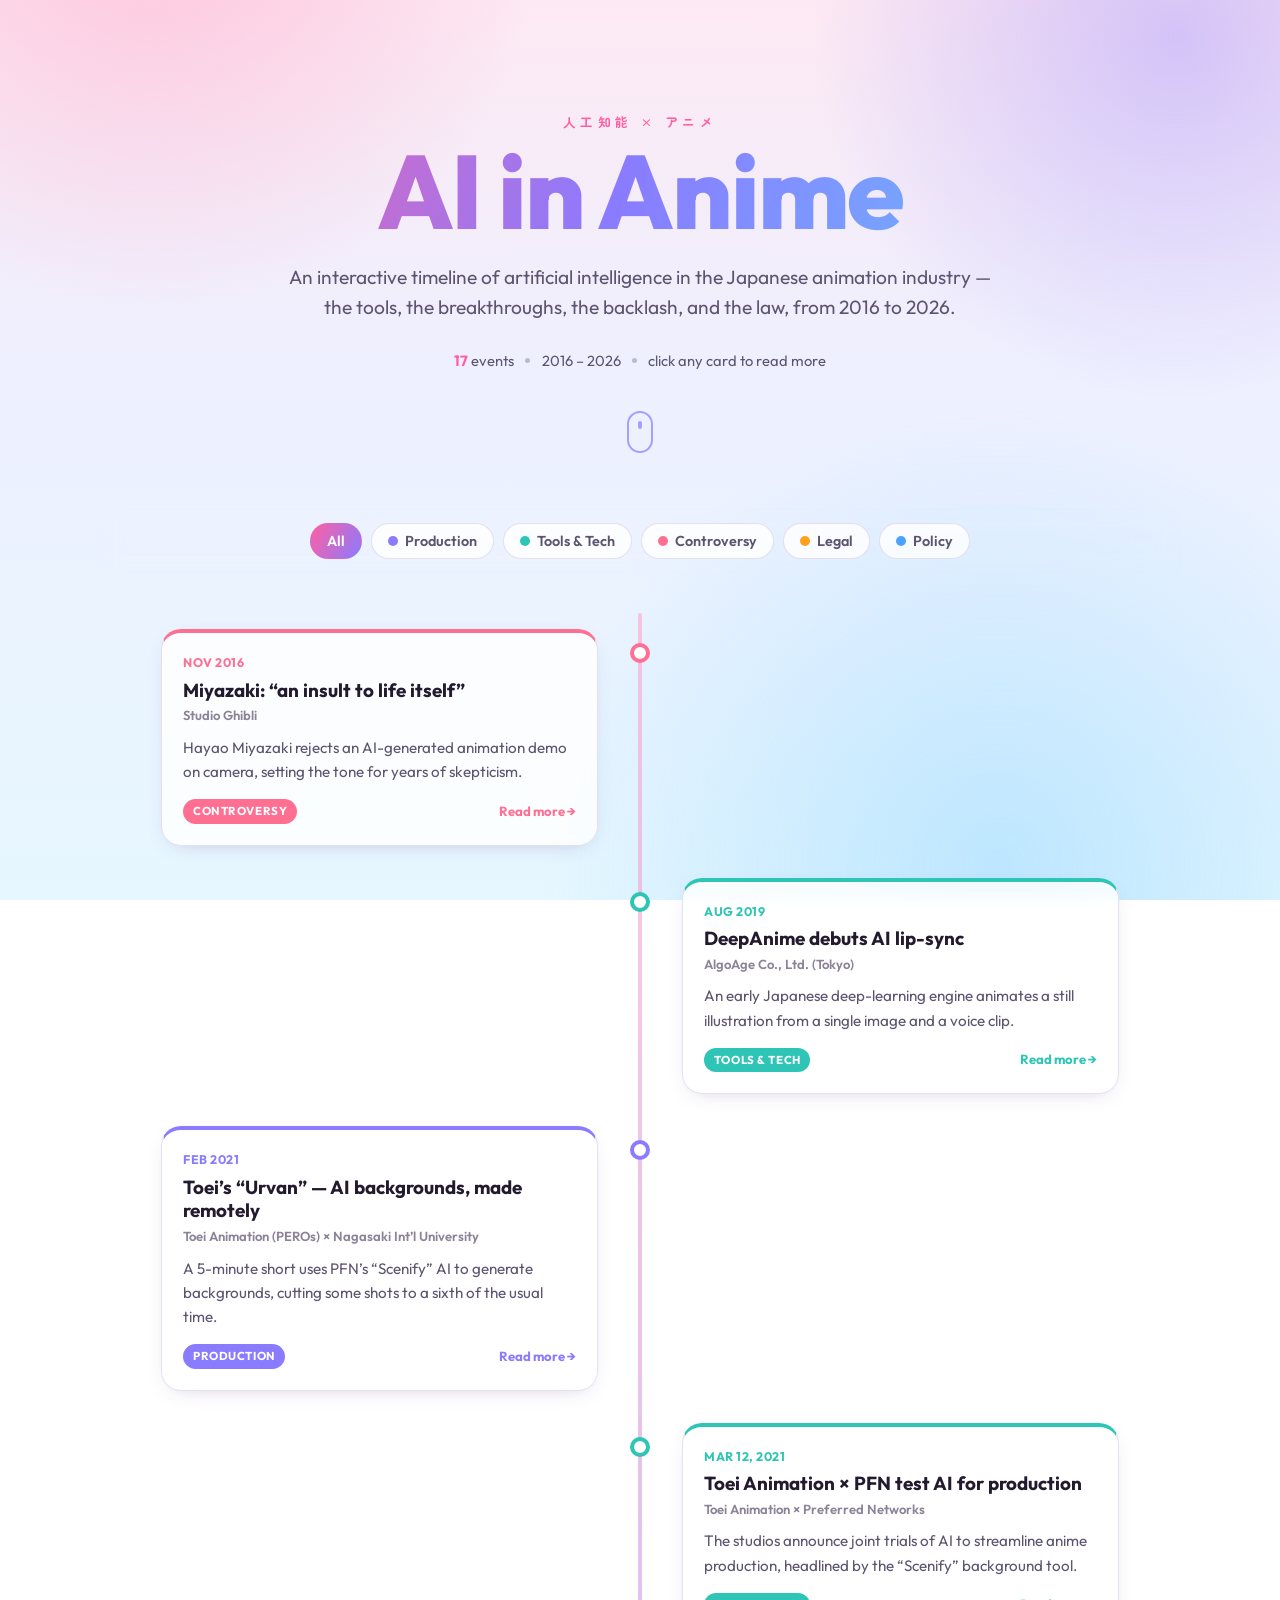
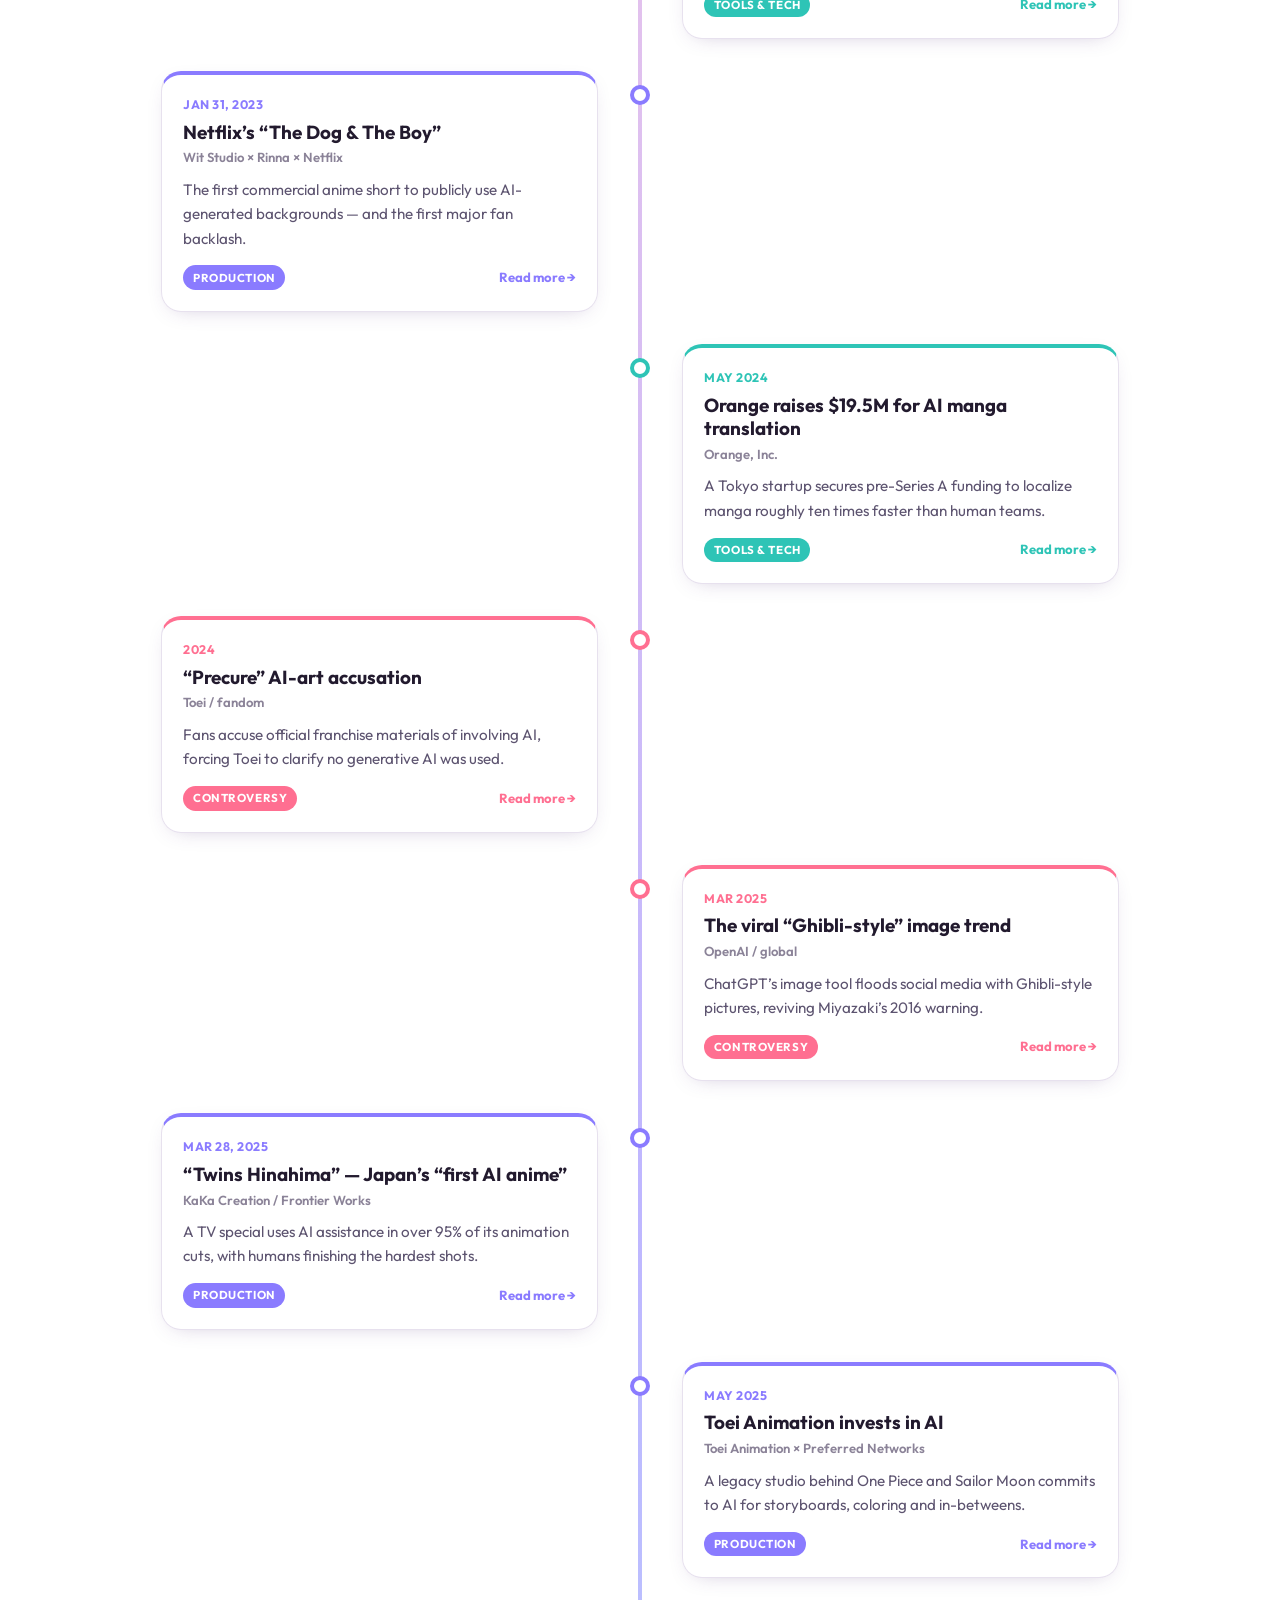
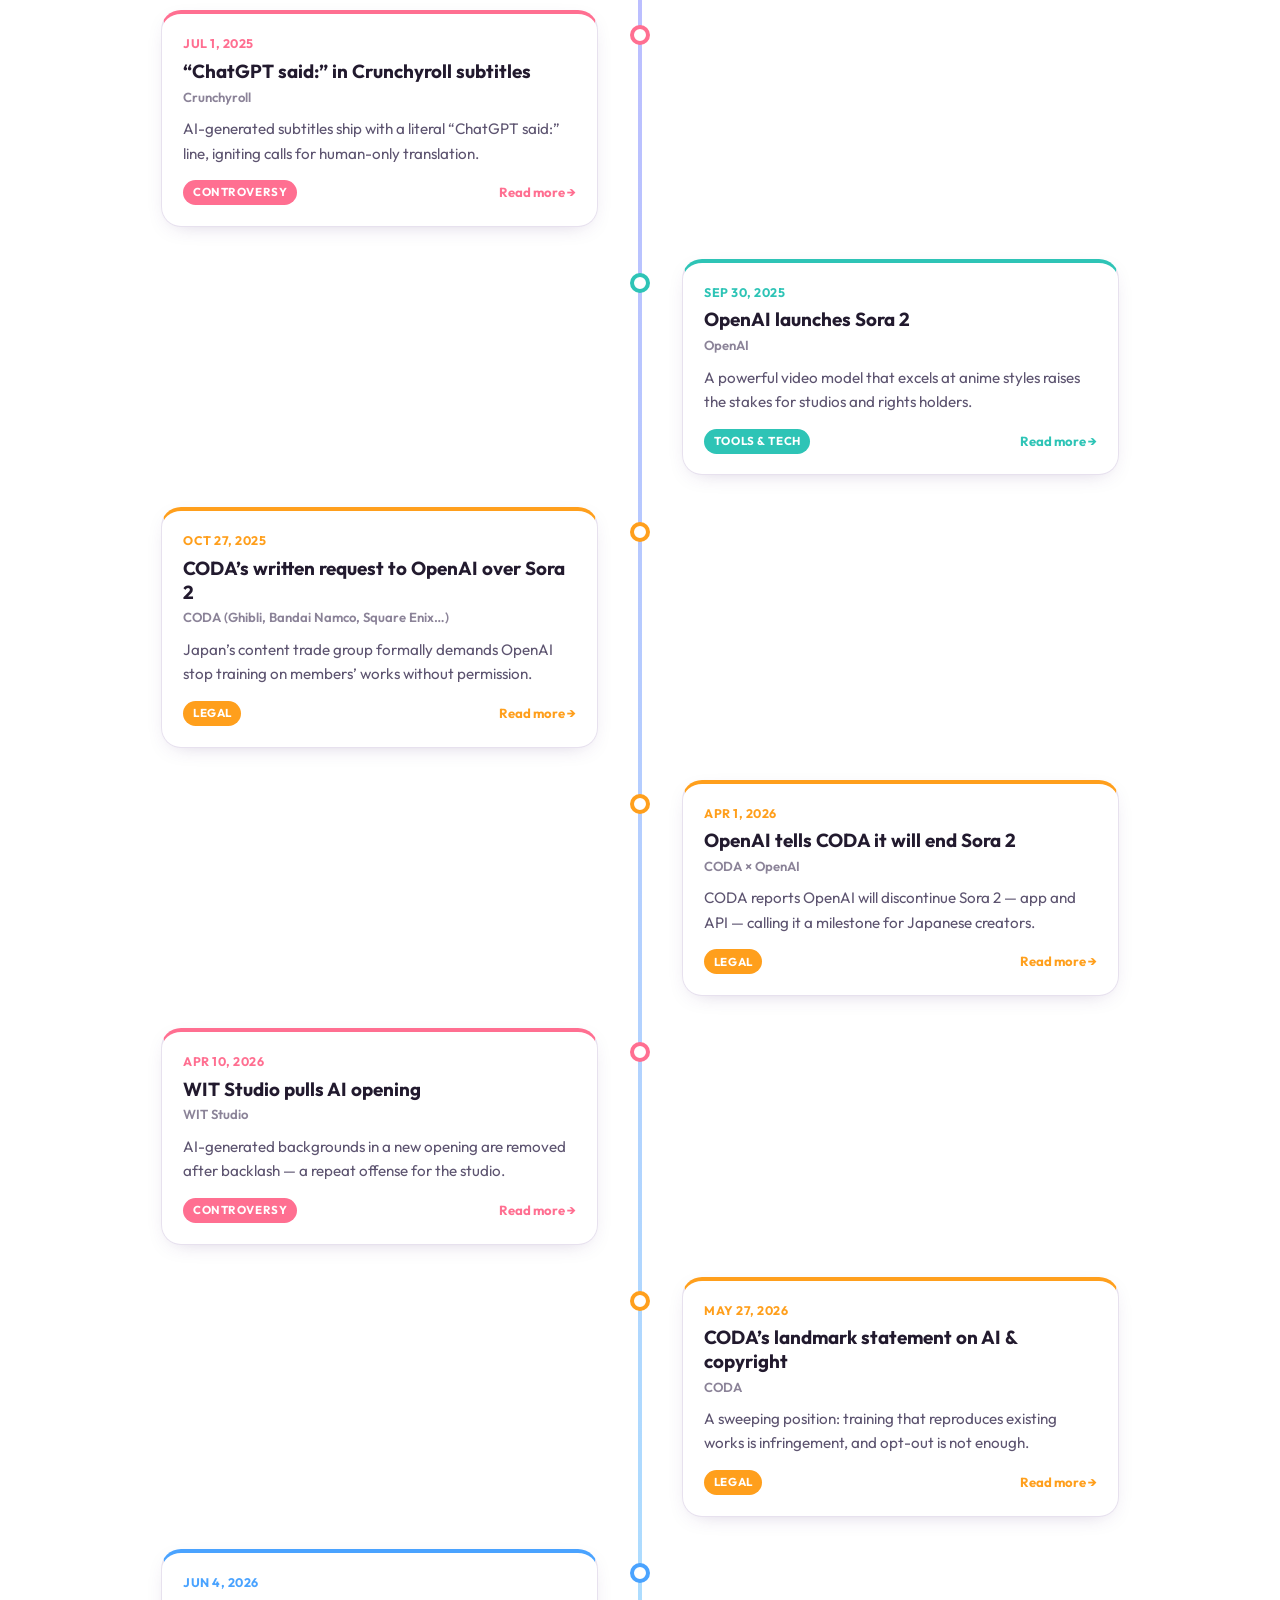
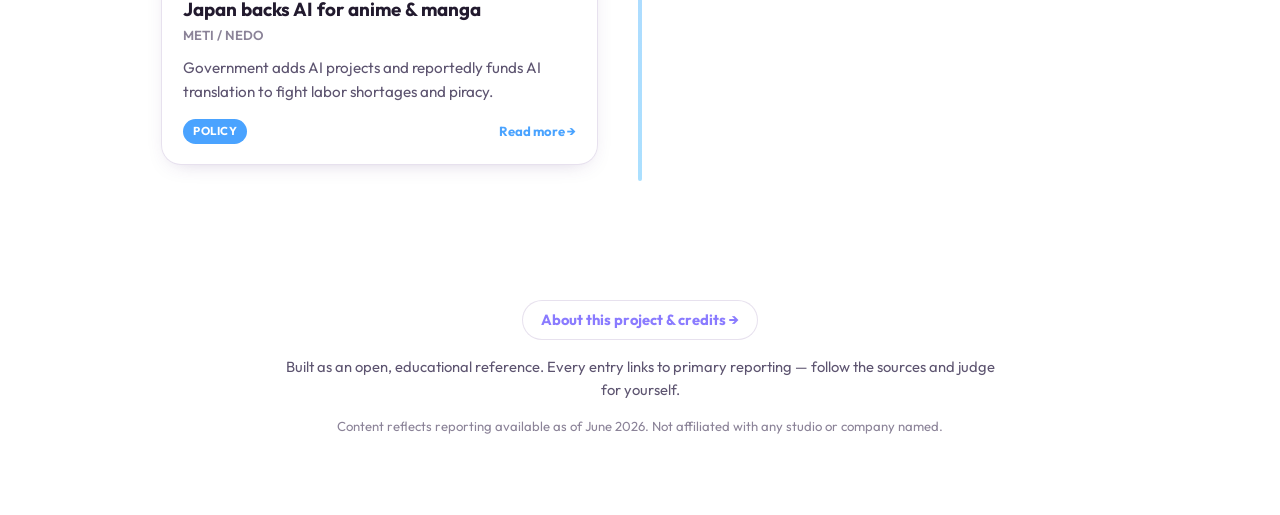
<file: index.html>
<!DOCTYPE html>
<html lang="en">
<head>
  <meta charset="UTF-8" />
  <meta name="viewport" content="width=device-width, initial-scale=1.0" />
  <title>AI in Anime — An Interactive Timeline</title>
  <meta name="description" content="An interactive, clickable timeline of how artificial intelligence tools have been deployed across the Japanese animation industry, from 2016 to 2026." />

  <!-- Open Graph -->
  <meta property="og:title" content="AI in Anime — An Interactive Timeline" />
  <meta property="og:description" content="How AI tools entered the Japanese animation industry: milestones, controversies, tools and policy from 2016–2026." />
  <meta property="og:type" content="website" />

  <link rel="preconnect" href="https://fonts.googleapis.com" />
  <link rel="preconnect" href="https://fonts.gstatic.com" crossorigin />
  <link href="https://fonts.googleapis.com/css2?family=Outfit:wght@300;400;500;600;700;800&family=Zen+Maru+Gothic:wght@400;500;700&display=swap" rel="stylesheet" />
  <link rel="stylesheet" href="css/styles.css" />
</head>
<body>
  <!-- Decorative gradient sky + drifting petals -->
  <div class="sky" aria-hidden="true"></div>
  <div class="petals" id="petals" aria-hidden="true"></div>

  <header class="hero">
    <div class="hero-inner">
      <p class="kicker">人工知能 × アニメ</p>
      <h1>AI in Anime</h1>
      <p class="subtitle">An interactive timeline of artificial intelligence in the Japanese animation industry — the tools, the breakthroughs, the backlash, and the law, from 2016 to 2026.</p>
      <div class="hero-meta">
        <span><strong id="event-count">0</strong> events</span>
        <span class="dot"></span>
        <span><span id="year-span">—</span></span>
        <span class="dot"></span>
        <span>click any card to read more</span>
      </div>
      <a class="scroll-cue" href="#timeline" aria-label="Scroll to timeline">
        <span></span>
      </a>
    </div>
  </header>

  <nav class="filters" id="filters" aria-label="Filter events by category">
    <button class="chip is-active" data-filter="all">All</button>
    <button class="chip" data-filter="production"><i class="swatch" data-cat="production"></i>Production</button>
    <button class="chip" data-filter="tooling"><i class="swatch" data-cat="tooling"></i>Tools &amp; Tech</button>
    <button class="chip" data-filter="controversy"><i class="swatch" data-cat="controversy"></i>Controversy</button>
    <button class="chip" data-filter="legal"><i class="swatch" data-cat="legal"></i>Legal</button>
    <button class="chip" data-filter="policy"><i class="swatch" data-cat="policy"></i>Policy</button>
  </nav>

  <main>
    <section id="timeline" class="timeline" aria-label="Timeline of events">
      <div class="spine" aria-hidden="true"></div>
      <ol id="timeline-list" class="timeline-list"></ol>
      <p id="empty-state" class="empty-state" hidden>No events in this category.</p>
    </section>
  </main>

  <footer class="site-footer">
    <p><a class="footer-link" href="about.html">About this project &amp; credits →</a></p>
    <p>Built as an open, educational reference. Every entry links to primary reporting — follow the sources and judge for yourself.</p>
    <p class="muted">Content reflects reporting available as of June 2026. Not affiliated with any studio or company named.</p>
  </footer>

  <!-- Detail dialog -->
  <div class="modal" id="modal" role="dialog" aria-modal="true" aria-labelledby="modal-title" hidden>
    <div class="modal-backdrop" data-close></div>
    <div class="modal-card" role="document">
      <button class="modal-close" data-close aria-label="Close">&times;</button>
      <div class="modal-head">
        <span class="modal-cat" id="modal-cat"></span>
        <span class="modal-date" id="modal-date"></span>
      </div>
      <h2 id="modal-title"></h2>
      <p class="modal-studio" id="modal-studio"></p>
      <p class="modal-body" id="modal-body"></p>
      <div class="modal-sources">
        <h3>Sources</h3>
        <ul id="modal-sources-list"></ul>
      </div>
    </div>
  </div>

  <script src="data/events.js"></script>
  <script src="js/timeline.js"></script>
</body>
</html>
</file>
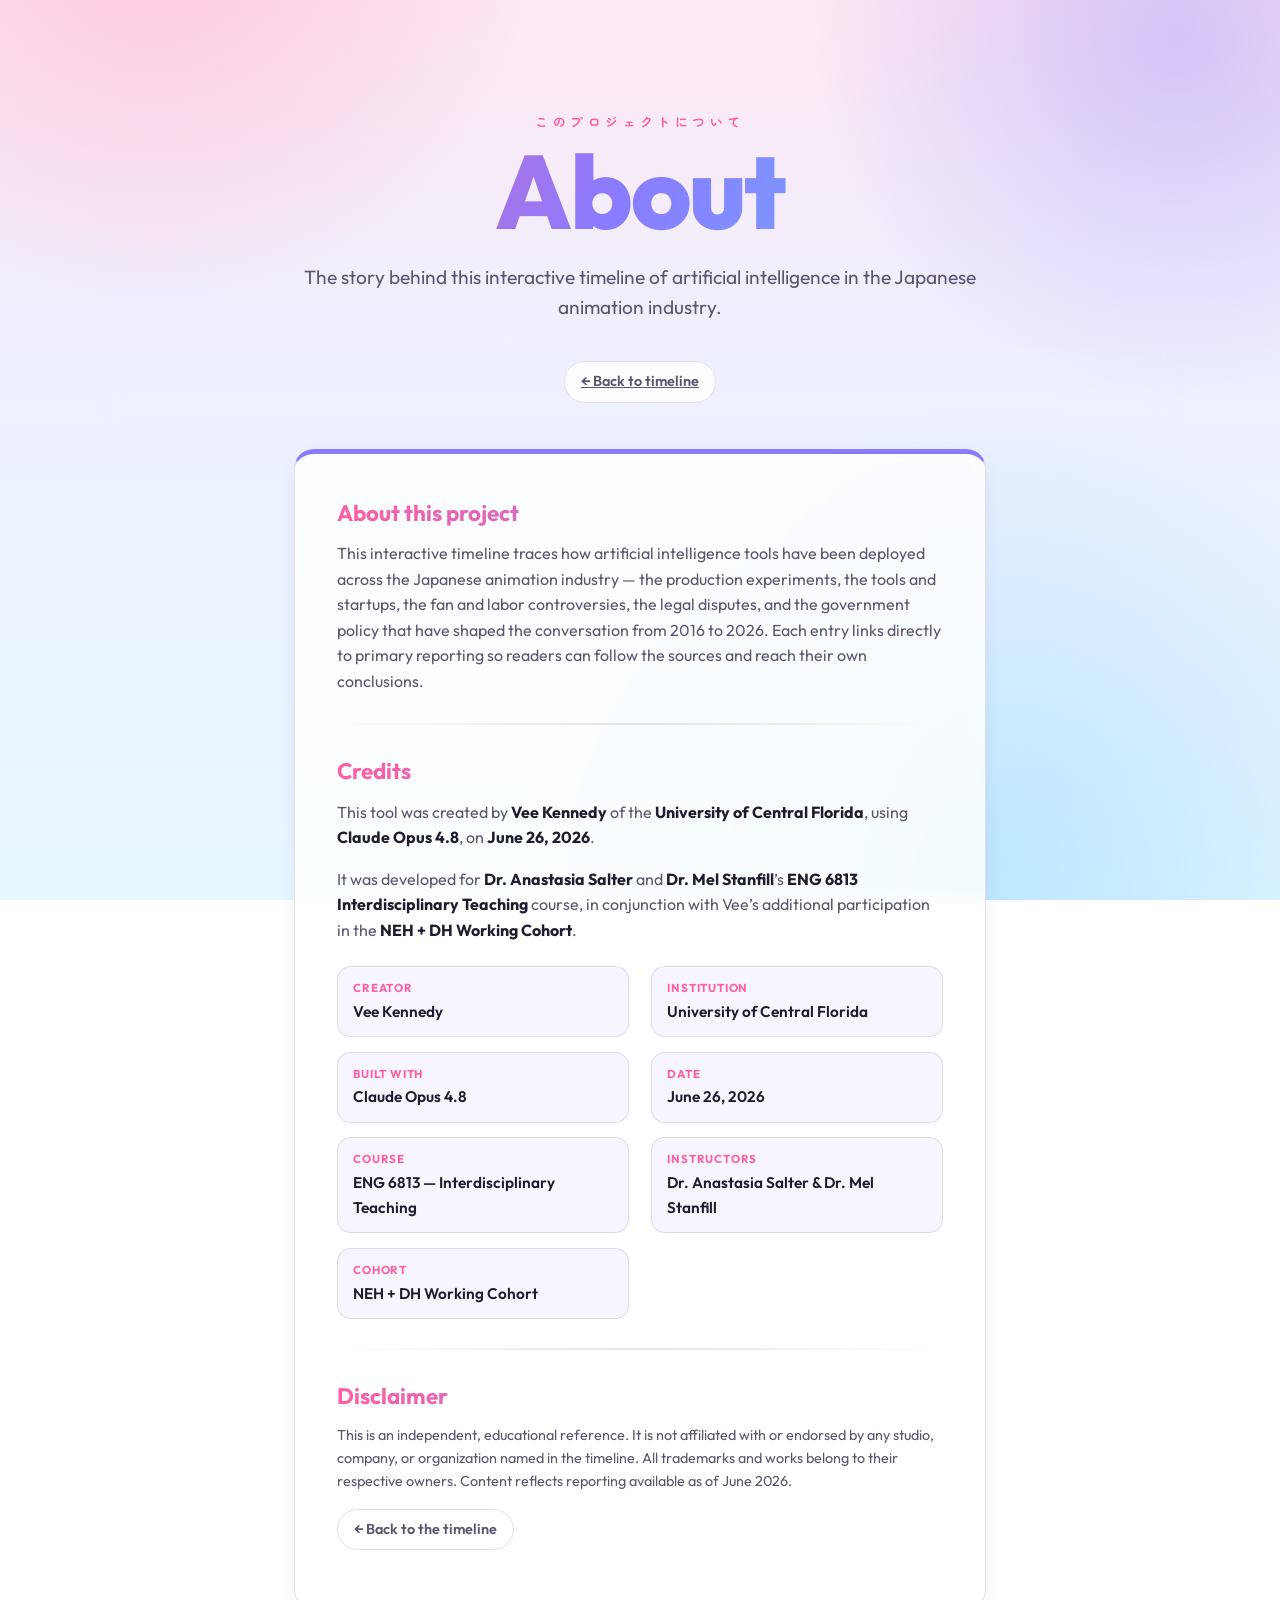
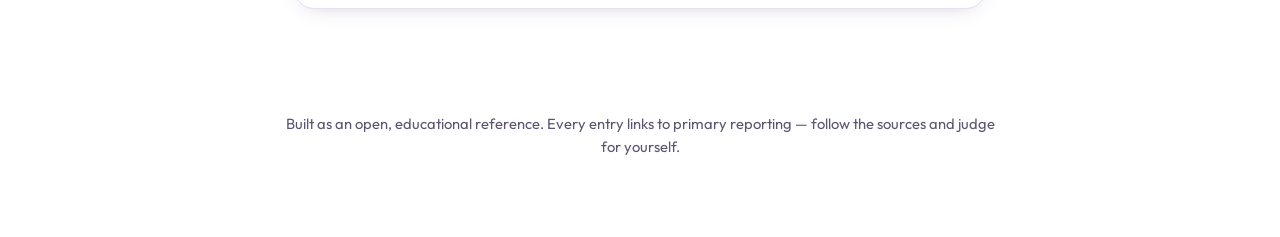
<file: about.html>
<!DOCTYPE html>
<html lang="en">
<head>
  <meta charset="UTF-8" />
  <meta name="viewport" content="width=device-width, initial-scale=1.0" />
  <title>About — AI in Anime Timeline</title>
  <meta name="description" content="About the AI in Anime interactive timeline: who made it, why, and for which course and cohort." />

  <link rel="preconnect" href="https://fonts.googleapis.com" />
  <link rel="preconnect" href="https://fonts.gstatic.com" crossorigin />
  <link href="https://fonts.googleapis.com/css2?family=Outfit:wght@300;400;500;600;700;800&family=Zen+Maru+Gothic:wght@400;500;700&display=swap" rel="stylesheet" />
  <link rel="stylesheet" href="css/styles.css" />
</head>
<body>
  <div class="sky" aria-hidden="true"></div>
  <div class="petals" id="petals" aria-hidden="true"></div>

  <header class="hero hero--compact">
    <div class="hero-inner">
      <p class="kicker">このプロジェクトについて</p>
      <h1>About</h1>
      <p class="subtitle">The story behind this interactive timeline of artificial intelligence in the Japanese animation industry.</p>
    </div>
  </header>

  <nav class="filters" aria-label="Page navigation">
    <a class="chip" href="index.html">← Back to timeline</a>
  </nav>

  <main class="about">
    <article class="about-card">
      <h2>About this project</h2>
      <p>
        This interactive timeline traces how artificial intelligence tools have been deployed
        across the Japanese animation industry — the production experiments, the tools and
        startups, the fan and labor controversies, the legal disputes, and the government policy
        that have shaped the conversation from 2016 to 2026. Each entry links directly to primary
        reporting so readers can follow the sources and reach their own conclusions.
      </p>

      <div class="about-divider" aria-hidden="true"></div>

      <h2>Credits</h2>
      <p>
        This tool was created by <strong>Vee Kennedy</strong> of the
        <strong>University of Central Florida</strong>, using <strong>Claude Opus 4.8</strong>,
        on <strong>June 26, 2026</strong>.
      </p>
      <p>
        It was developed for <strong>Dr. Anastasia Salter</strong> and
        <strong>Dr. Mel Stanfill</strong>’s <strong>ENG 6813 Interdisciplinary Teaching</strong>
        course, in conjunction with Vee’s additional participation in the
        <strong>NEH&nbsp;+&nbsp;DH Working Cohort</strong>.
      </p>

      <dl class="about-meta">
        <div><dt>Creator</dt><dd>Vee Kennedy</dd></div>
        <div><dt>Institution</dt><dd>University of Central Florida</dd></div>
        <div><dt>Built with</dt><dd>Claude Opus 4.8</dd></div>
        <div><dt>Date</dt><dd>June 26, 2026</dd></div>
        <div><dt>Course</dt><dd>ENG 6813 — Interdisciplinary Teaching</dd></div>
        <div><dt>Instructors</dt><dd>Dr. Anastasia Salter &amp; Dr. Mel Stanfill</dd></div>
        <div><dt>Cohort</dt><dd>NEH + DH Working Cohort</dd></div>
      </dl>

      <div class="about-divider" aria-hidden="true"></div>

      <h2>Disclaimer</h2>
      <p class="about-muted">
        This is an independent, educational reference. It is not affiliated with or endorsed by any
        studio, company, or organization named in the timeline. All trademarks and works belong to
        their respective owners. Content reflects reporting available as of June 2026.
      </p>

      <p class="about-back"><a class="chip" href="index.html">← Back to the timeline</a></p>
    </article>
  </main>

  <footer class="site-footer">
    <p>Built as an open, educational reference. Every entry links to primary reporting — follow the sources and judge for yourself.</p>
  </footer>

  <script src="js/petals.js"></script>
</body>
</html>
</file>
<file: css/styles.css>
/* =========================================================================
   AI in Anime — Timeline styles
   Anime-inspired: soft sky gradients, sakura petals, expressive accents.
   ========================================================================= */

:root {
  --bg-top: #fde9f3;
  --bg-mid: #eef0ff;
  --bg-bot: #e6f7ff;

  --ink: #221a2e;
  --ink-soft: #5d5470;
  --ink-faint: #8b8398;
  --card: rgba(255, 255, 255, 0.82);
  --card-solid: #ffffff;
  --line: rgba(120, 90, 160, 0.18);

  --sakura: #ff9ec4;
  --sakura-deep: #ff5fa2;
  --sky: #66c6ff;
  --grape: #8a7bff;
  --sun: #ffb35c;
  --mint: #4fd6b0;

  /* category colors */
  --c-production: #8a7bff;
  --c-tooling: #2ec4b6;
  --c-controversy: #ff6f91;
  --c-legal: #ff9f1c;
  --c-policy: #4aa3ff;

  --radius: 20px;
  --shadow: 0 14px 40px -18px rgba(80, 50, 120, 0.45);
  --shadow-soft: 0 6px 22px -12px rgba(80, 50, 120, 0.35);
  --maxw: 1080px;
}

* { box-sizing: border-box; }

html { scroll-behavior: smooth; }

body {
  margin: 0;
  font-family: "Outfit", system-ui, -apple-system, "Segoe UI", sans-serif;
  color: var(--ink);
  background: linear-gradient(180deg, var(--bg-top) 0%, var(--bg-mid) 42%, var(--bg-bot) 100%);
  background-attachment: fixed;
  min-height: 100vh;
  line-height: 1.6;
  overflow-x: hidden;
}

/* ---------- decorative background ---------- */
.sky {
  position: fixed;
  inset: 0;
  z-index: -2;
  pointer-events: none;
  background:
    radial-gradient(40rem 40rem at 12% -8%, rgba(255, 158, 196, 0.45), transparent 60%),
    radial-gradient(38rem 38rem at 92% 4%, rgba(138, 123, 255, 0.35), transparent 60%),
    radial-gradient(46rem 46rem at 78% 96%, rgba(102, 198, 255, 0.32), transparent 62%);
}

.petals { position: fixed; inset: 0; z-index: -1; pointer-events: none; overflow: hidden; }
.petal {
  position: absolute;
  top: -40px;
  width: 14px; height: 12px;
  background: var(--sakura);
  opacity: 0.55;
  border-radius: 12px 1px 12px 1px;
  animation: fall linear infinite;
}
@keyframes fall {
  0%   { transform: translateY(-5vh) translateX(0) rotate(0deg); }
  100% { transform: translateY(108vh) translateX(8vw) rotate(360deg); }
}
@media (prefers-reduced-motion: reduce) {
  .petal { display: none; }
  html { scroll-behavior: auto; }
}

/* ---------- hero ---------- */
.hero {
  max-width: var(--maxw);
  margin: 0 auto;
  padding: clamp(3.5rem, 9vw, 7rem) 1.4rem 2rem;
  text-align: center;
  position: relative;
}
.kicker {
  font-family: "Zen Maru Gothic", "Outfit", sans-serif;
  letter-spacing: 0.35em;
  text-transform: uppercase;
  font-size: 0.8rem;
  color: var(--sakura-deep);
  margin: 0 0 0.6rem;
  font-weight: 700;
}
.hero h1 {
  font-size: clamp(3rem, 11vw, 6.5rem);
  line-height: 0.95;
  margin: 0;
  font-weight: 800;
  letter-spacing: -0.02em;
  background: linear-gradient(110deg, var(--sakura-deep) 0%, var(--grape) 48%, var(--sky) 100%);
  -webkit-background-clip: text;
  background-clip: text;
  color: transparent;
}
.subtitle {
  max-width: 44rem;
  margin: 1.3rem auto 0;
  font-size: clamp(1rem, 2.2vw, 1.2rem);
  color: var(--ink-soft);
}
.hero-meta {
  display: flex;
  flex-wrap: wrap;
  gap: 0.7rem;
  justify-content: center;
  align-items: center;
  margin-top: 1.6rem;
  font-size: 0.92rem;
  color: var(--ink-soft);
}
.hero-meta strong { color: var(--sakura-deep); }
.hero-meta .dot { width: 5px; height: 5px; border-radius: 50%; background: var(--ink-faint); opacity: 0.5; }

.scroll-cue {
  display: inline-flex;
  margin-top: 2.4rem;
  width: 26px; height: 42px;
  border: 2px solid var(--grape);
  border-radius: 14px;
  position: relative;
  opacity: 0.7;
}
.scroll-cue span {
  position: absolute;
  top: 8px; left: 50%;
  width: 4px; height: 8px;
  margin-left: -2px;
  background: var(--grape);
  border-radius: 4px;
  animation: cue 1.6s ease-in-out infinite;
}
@keyframes cue { 0%,100% { transform: translateY(0); opacity: 1; } 50% { transform: translateY(10px); opacity: 0.3; } }

/* ---------- filters ---------- */
.filters {
  position: sticky;
  top: 0;
  z-index: 20;
  display: flex;
  flex-wrap: wrap;
  gap: 0.55rem;
  justify-content: center;
  padding: 0.9rem 1rem;
  margin: 1rem auto 0;
  max-width: var(--maxw);
  backdrop-filter: blur(10px);
}
.chip {
  display: inline-flex;
  align-items: center;
  gap: 0.45rem;
  border: 1px solid var(--line);
  background: var(--card);
  color: var(--ink-soft);
  padding: 0.5rem 1rem;
  border-radius: 999px;
  font-size: 0.9rem;
  font-weight: 600;
  font-family: inherit;
  cursor: pointer;
  transition: transform 0.15s ease, box-shadow 0.2s ease, color 0.2s ease, background 0.2s ease;
}
.chip:hover { transform: translateY(-2px); box-shadow: var(--shadow-soft); }
.chip.is-active { color: #fff; background: linear-gradient(120deg, var(--sakura-deep), var(--grape)); border-color: transparent; }
.chip .swatch { width: 10px; height: 10px; border-radius: 50%; display: inline-block; }
.chip.is-active .swatch { box-shadow: 0 0 0 2px rgba(255,255,255,0.6); }

.swatch[data-cat="production"]  { background: var(--c-production); }
.swatch[data-cat="tooling"]     { background: var(--c-tooling); }
.swatch[data-cat="controversy"] { background: var(--c-controversy); }
.swatch[data-cat="legal"]       { background: var(--c-legal); }
.swatch[data-cat="policy"]      { background: var(--c-policy); }

/* ---------- timeline ---------- */
.timeline {
  position: relative;
  max-width: var(--maxw);
  margin: 2.5rem auto 4rem;
  padding: 0 1.2rem;
}
.spine {
  position: absolute;
  top: 0; bottom: 0;
  left: 50%;
  width: 4px;
  margin-left: -2px;
  background: linear-gradient(180deg, var(--sakura), var(--grape), var(--sky));
  border-radius: 4px;
  opacity: 0.55;
}
.timeline-list { list-style: none; margin: 0; padding: 0; }

.t-item {
  position: relative;
  width: 50%;
  padding: 1rem 2.6rem;
  opacity: 0;
  transform: translateY(26px);
  transition: opacity 0.6s ease, transform 0.6s ease;
}
.t-item.in-view { opacity: 1; transform: none; }
.t-item.left  { left: 0; text-align: right; }
.t-item.right { left: 50%; text-align: left; }

/* node on the spine */
.t-item .node {
  position: absolute;
  top: 1.9rem;
  width: 20px; height: 20px;
  border-radius: 50%;
  background: var(--card-solid);
  border: 4px solid var(--grape);
  z-index: 3;
  transition: transform 0.2s ease, box-shadow 0.2s ease;
}
.t-item.left  .node { right: -10px; }
.t-item.right .node { left: -10px; }

.t-card {
  position: relative;
  display: inline-block;
  text-align: left;
  width: 100%;
  max-width: 30rem;
  background: var(--card);
  backdrop-filter: blur(6px);
  border: 1px solid var(--line);
  border-radius: var(--radius);
  box-shadow: var(--shadow-soft);
  padding: 1.25rem 1.35rem 1.3rem;
  cursor: pointer;
  transition: transform 0.2s ease, box-shadow 0.25s ease, border-color 0.2s ease;
  border-top: 4px solid var(--cat-color, var(--grape));
}
.t-card:hover, .t-card:focus-visible {
  transform: translateY(-4px);
  box-shadow: var(--shadow);
  outline: none;
}
.t-card:hover + .node { transform: scale(1.2); }

.t-date {
  font-size: 0.78rem;
  font-weight: 700;
  letter-spacing: 0.04em;
  color: var(--cat-color, var(--grape));
  text-transform: uppercase;
}
.t-card h3 {
  margin: 0.35rem 0 0.2rem;
  font-size: 1.18rem;
  font-weight: 700;
  line-height: 1.25;
  color: var(--ink);
}
.t-studio {
  margin: 0 0 0.6rem;
  font-size: 0.82rem;
  color: var(--ink-faint);
  font-weight: 600;
}
.t-summary { margin: 0 0 0.9rem; font-size: 0.95rem; color: var(--ink-soft); }
.t-foot { display: flex; align-items: center; justify-content: space-between; gap: 0.5rem; }
.t-tag {
  font-size: 0.72rem;
  font-weight: 700;
  text-transform: uppercase;
  letter-spacing: 0.05em;
  padding: 0.2rem 0.6rem;
  border-radius: 999px;
  color: #fff;
  background: var(--cat-color, var(--grape));
}
.t-more { font-size: 0.82rem; font-weight: 700; color: var(--cat-color, var(--grape)); }
.t-more::after { content: " →"; }

.empty-state { text-align: center; color: var(--ink-faint); padding: 3rem 0; }

/* ---------- modal ---------- */
.modal { position: fixed; inset: 0; z-index: 50; display: flex; align-items: center; justify-content: center; padding: 1.2rem; }
.modal[hidden] { display: none; }
.modal-backdrop { position: absolute; inset: 0; background: rgba(40, 24, 60, 0.45); backdrop-filter: blur(4px); }
.modal-card {
  position: relative;
  z-index: 1;
  width: min(40rem, 100%);
  max-height: 86vh;
  overflow-y: auto;
  background: var(--card-solid);
  border-radius: 24px;
  padding: 2rem 2rem 2.2rem;
  box-shadow: 0 30px 80px -20px rgba(60, 30, 90, 0.6);
  border-top: 6px solid var(--cat-color, var(--grape));
  animation: pop 0.25s ease;
}
@keyframes pop { from { transform: translateY(16px) scale(0.98); opacity: 0; } to { transform: none; opacity: 1; } }
.modal-close {
  position: absolute; top: 0.8rem; right: 1rem;
  background: none; border: none;
  font-size: 1.9rem; line-height: 1;
  color: var(--ink-faint); cursor: pointer;
}
.modal-close:hover { color: var(--ink); }
.modal-head { display: flex; align-items: center; gap: 0.8rem; flex-wrap: wrap; }
.modal-cat {
  font-size: 0.72rem; font-weight: 700; text-transform: uppercase; letter-spacing: 0.06em;
  color: #fff; background: var(--cat-color, var(--grape));
  padding: 0.22rem 0.7rem; border-radius: 999px;
}
.modal-date { font-size: 0.85rem; font-weight: 700; color: var(--ink-faint); }
.modal-card h2 { margin: 0.7rem 0 0.2rem; font-size: 1.7rem; line-height: 1.2; }
.modal-studio { margin: 0 0 1.1rem; color: var(--cat-color, var(--grape)); font-weight: 600; font-size: 0.95rem; }
.modal-body { color: var(--ink-soft); font-size: 1.02rem; }
.modal-sources { margin-top: 1.6rem; border-top: 1px dashed var(--line); padding-top: 1rem; }
.modal-sources h3 { margin: 0 0 0.6rem; font-size: 0.8rem; text-transform: uppercase; letter-spacing: 0.08em; color: var(--ink-faint); }
.modal-sources ul { margin: 0; padding: 0; list-style: none; display: flex; flex-wrap: wrap; gap: 0.5rem; }
.modal-sources a {
  display: inline-flex; align-items: center; gap: 0.35rem;
  font-size: 0.88rem; font-weight: 600;
  color: var(--grape); text-decoration: none;
  background: rgba(138, 123, 255, 0.1);
  padding: 0.4rem 0.8rem; border-radius: 999px;
  transition: background 0.2s ease, transform 0.15s ease;
}
.modal-sources a:hover { background: rgba(138, 123, 255, 0.2); transform: translateY(-2px); }
.modal-sources a::after { content: "↗"; font-size: 0.78rem; }

/* ---------- link-style chip (nav links) ---------- */
.chip--link { text-decoration: none; }
.chip--link:hover { color: var(--grape); }

/* ---------- about page ---------- */
.hero--compact { padding-bottom: 0.5rem; }
.about { max-width: 46rem; margin: 2rem auto 3rem; padding: 0 1.4rem; }
.about-card {
  background: var(--card);
  backdrop-filter: blur(6px);
  border: 1px solid var(--line);
  border-top: 5px solid var(--grape);
  border-radius: var(--radius);
  box-shadow: var(--shadow-soft);
  padding: clamp(1.6rem, 4vw, 2.6rem);
}
.about-card h2 {
  font-size: 1.4rem;
  margin: 0 0 0.6rem;
  background: linear-gradient(110deg, var(--sakura-deep), var(--grape));
  -webkit-background-clip: text;
  background-clip: text;
  color: transparent;
}
.about-card p { color: var(--ink-soft); margin: 0 0 1rem; }
.about-card strong { color: var(--ink); font-weight: 700; }
.about-divider {
  height: 2px;
  margin: 1.8rem 0;
  background: linear-gradient(90deg, transparent, var(--line), transparent);
}
.about-meta {
  display: grid;
  grid-template-columns: repeat(auto-fit, minmax(13rem, 1fr));
  gap: 0.9rem 1.4rem;
  margin: 1.4rem 0 0;
}
.about-meta div {
  background: rgba(138, 123, 255, 0.07);
  border: 1px solid var(--line);
  border-radius: 14px;
  padding: 0.75rem 0.95rem;
}
.about-meta dt {
  font-size: 0.72rem;
  text-transform: uppercase;
  letter-spacing: 0.07em;
  font-weight: 700;
  color: var(--sakura-deep);
  margin-bottom: 0.15rem;
}
.about-meta dd { margin: 0; font-weight: 600; color: var(--ink); font-size: 0.96rem; }
.about-muted { color: var(--ink-faint); font-size: 0.9rem; }
.about-back { margin-top: 1.8rem; }
.about-back .chip { text-decoration: none; }

/* ---------- footer ---------- */
.site-footer {
  max-width: 48rem;
  margin: 0 auto;
  padding: 2.5rem 1.4rem 4rem;
  text-align: center;
  color: var(--ink-soft);
  font-size: 0.92rem;
}
.site-footer .muted { color: var(--ink-faint); font-size: 0.82rem; margin-top: 0.6rem; }
.footer-link {
  display: inline-block;
  font-weight: 700;
  text-decoration: none;
  color: var(--grape);
  padding: 0.45rem 1.1rem;
  border: 1px solid var(--line);
  border-radius: 999px;
  background: var(--card);
  transition: transform 0.15s ease, box-shadow 0.2s ease, color 0.2s ease;
}
.footer-link:hover { transform: translateY(-2px); box-shadow: var(--shadow-soft); color: var(--sakura-deep); }

/* ---------- responsive ---------- */
@media (max-width: 720px) {
  .spine { left: 22px; }
  .t-item { width: 100%; left: 0 !important; text-align: left; padding: 0.8rem 0 0.8rem 3.2rem; }
  .t-item.left .node, .t-item.right .node { left: 12px; right: auto; }
  .t-card { max-width: none; }
  .filters { gap: 0.4rem; padding: 0.7rem 0.6rem; }
  .chip { padding: 0.45rem 0.8rem; font-size: 0.82rem; }
}
</file>
